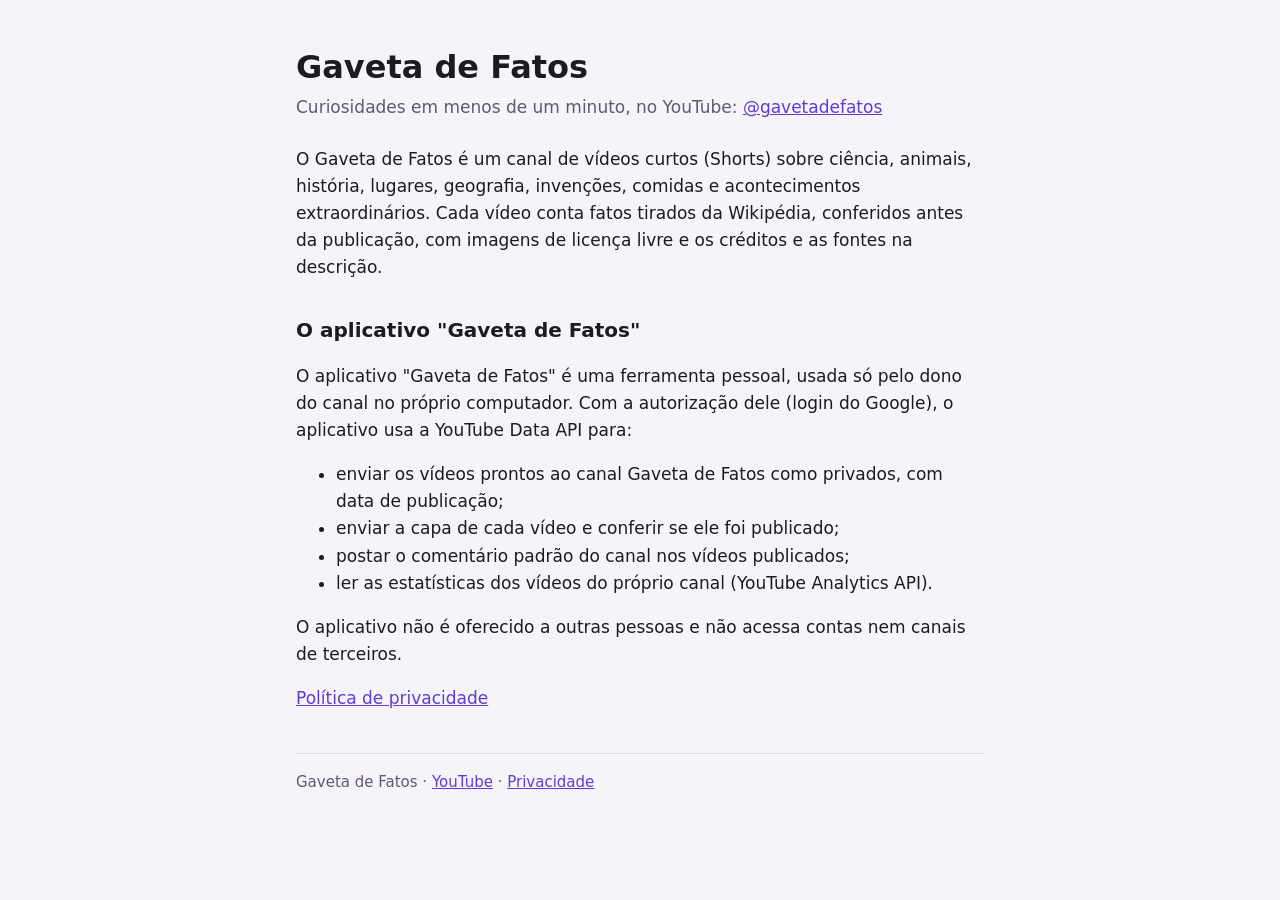
<file: gaveta/index.html>
<!doctype html>
<html lang="pt-BR">
<head>
<meta charset="utf-8">
<meta name="viewport" content="width=device-width, initial-scale=1">
<title>Gaveta de Fatos</title>
<meta name="description" content="Gaveta de Fatos: curiosidades em menos de um minuto no YouTube, com fatos da Wikipédia e imagens de licença livre.">
<link rel="stylesheet" href="estilo.css">
</head>
<body>
<main>
<h1>Gaveta de Fatos</h1>
<p class="sub">Curiosidades em menos de um minuto, no YouTube: <a href="https://www.youtube.com/@gavetadefatos">@gavetadefatos</a></p>

<p>O Gaveta de Fatos é um canal de vídeos curtos (Shorts) sobre ciência, animais, história, lugares, geografia, invenções, comidas e acontecimentos extraordinários. Cada vídeo conta fatos tirados da Wikipédia, conferidos antes da publicação, com imagens de licença livre e os créditos e as fontes na descrição.</p>

<h2>O aplicativo "Gaveta de Fatos"</h2>
<p>O aplicativo "Gaveta de Fatos" é uma ferramenta pessoal, usada só pelo dono do canal no próprio computador. Com a autorização dele (login do Google), o aplicativo usa a YouTube Data API para:</p>
<ul>
  <li>enviar os vídeos prontos ao canal Gaveta de Fatos como privados, com data de publicação;</li>
  <li>enviar a capa de cada vídeo e conferir se ele foi publicado;</li>
  <li>postar o comentário padrão do canal nos vídeos publicados;</li>
  <li>ler as estatísticas dos vídeos do próprio canal (YouTube Analytics API).</li>
</ul>
<p>O aplicativo não é oferecido a outras pessoas e não acessa contas nem canais de terceiros.</p>

<p><a href="privacidade.html">Política de privacidade</a></p>

<footer>Gaveta de Fatos · <a href="https://www.youtube.com/@gavetadefatos">YouTube</a> · <a href="privacidade.html">Privacidade</a></footer>
</main>
</body>
</html>
</file>
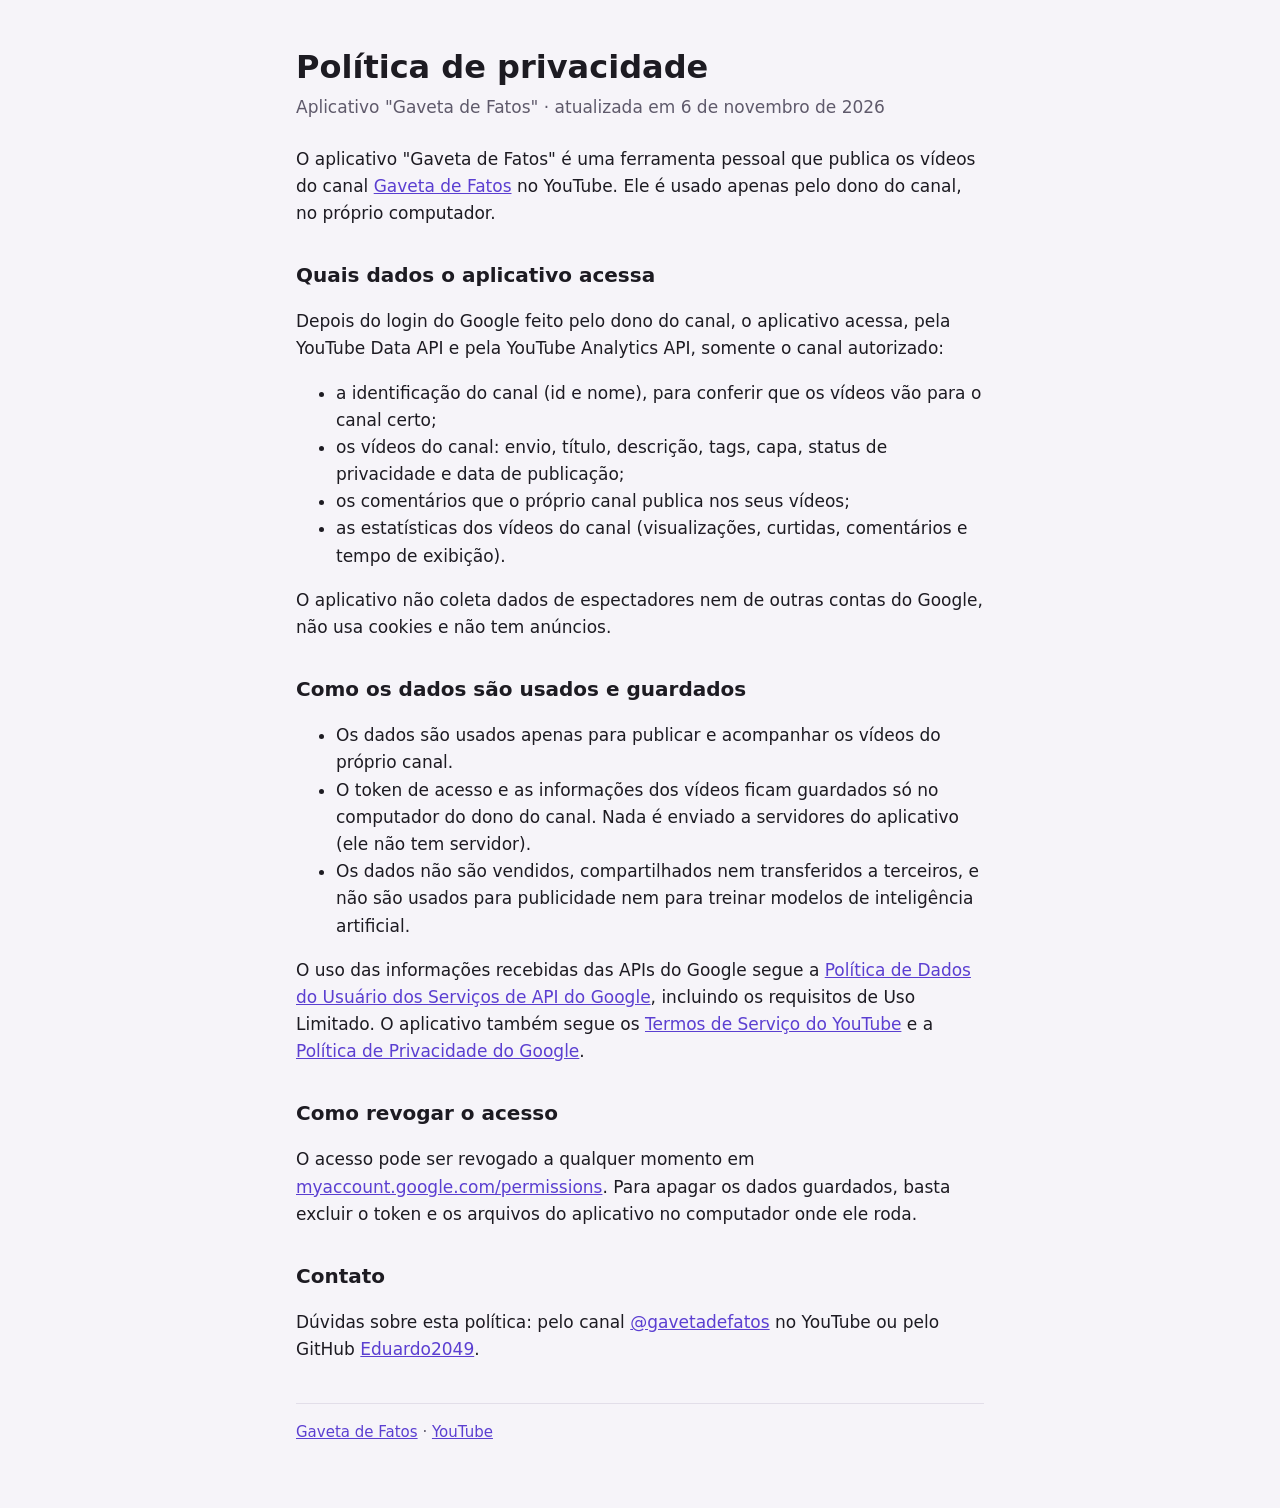
<file: gaveta/privacidade.html>
<!doctype html>
<html lang="pt-BR">
<head>
<meta charset="utf-8">
<meta name="viewport" content="width=device-width, initial-scale=1">
<title>Privacidade · Gaveta de Fatos</title>
<meta name="description" content="Política de privacidade do aplicativo Gaveta de Fatos.">
<link rel="stylesheet" href="estilo.css">
</head>
<body>
<main>
<h1>Política de privacidade</h1>
<p class="sub">Aplicativo "Gaveta de Fatos" · atualizada em 6 de novembro de 2026</p>

<p>O aplicativo "Gaveta de Fatos" é uma ferramenta pessoal que publica os vídeos do canal <a href="https://www.youtube.com/@gavetadefatos">Gaveta de Fatos</a> no YouTube. Ele é usado apenas pelo dono do canal, no próprio computador.</p>

<h2>Quais dados o aplicativo acessa</h2>
<p>Depois do login do Google feito pelo dono do canal, o aplicativo acessa, pela YouTube Data API e pela YouTube Analytics API, somente o canal autorizado:</p>
<ul>
  <li>a identificação do canal (id e nome), para conferir que os vídeos vão para o canal certo;</li>
  <li>os vídeos do canal: envio, título, descrição, tags, capa, status de privacidade e data de publicação;</li>
  <li>os comentários que o próprio canal publica nos seus vídeos;</li>
  <li>as estatísticas dos vídeos do canal (visualizações, curtidas, comentários e tempo de exibição).</li>
</ul>
<p>O aplicativo não coleta dados de espectadores nem de outras contas do Google, não usa cookies e não tem anúncios.</p>

<h2>Como os dados são usados e guardados</h2>
<ul>
  <li>Os dados são usados apenas para publicar e acompanhar os vídeos do próprio canal.</li>
  <li>O token de acesso e as informações dos vídeos ficam guardados só no computador do dono do canal. Nada é enviado a servidores do aplicativo (ele não tem servidor).</li>
  <li>Os dados não são vendidos, compartilhados nem transferidos a terceiros, e não são usados para publicidade nem para treinar modelos de inteligência artificial.</li>
</ul>
<p>O uso das informações recebidas das APIs do Google segue a <a href="https://developers.google.com/terms/api-services-user-data-policy">Política de Dados do Usuário dos Serviços de API do Google</a>, incluindo os requisitos de Uso Limitado. O aplicativo também segue os <a href="https://www.youtube.com/t/terms">Termos de Serviço do YouTube</a> e a <a href="https://policies.google.com/privacy">Política de Privacidade do Google</a>.</p>

<h2>Como revogar o acesso</h2>
<p>O acesso pode ser revogado a qualquer momento em <a href="https://myaccount.google.com/permissions">myaccount.google.com/permissions</a>. Para apagar os dados guardados, basta excluir o token e os arquivos do aplicativo no computador onde ele roda.</p>

<h2>Contato</h2>
<p>Dúvidas sobre esta política: pelo canal <a href="https://www.youtube.com/@gavetadefatos">@gavetadefatos</a> no YouTube ou pelo GitHub <a href="https://github.com/Eduardo2049">Eduardo2049</a>.</p>

<footer><a href="index.html">Gaveta de Fatos</a> · <a href="https://www.youtube.com/@gavetadefatos">YouTube</a></footer>
</main>
</body>
</html>
</file>
<file: gaveta/estilo.css>
:root { --fundo: #f6f4f9; --texto: #1d1b22; --suave: #5f5a6b; --destaque: #5b3fd1; --linha: #e2dee9; }
@media (prefers-color-scheme: dark) {
  :root { --fundo: #15131a; --texto: #ece9f2; --suave: #a8a2b4; --destaque: #a48cff; --linha: #34303d; }
}
* { box-sizing: border-box; }
body { margin: 0; background: var(--fundo); color: var(--texto); font: 17px/1.6 system-ui, "Segoe UI", sans-serif; }
main { max-width: 720px; margin: 0 auto; padding: 48px 16px 64px; }
h1 { font-size: 32px; line-height: 1.2; margin: 0 0 8px; }
h2 { font-size: 20px; margin: 32px 0 8px; }
p, li { color: var(--texto); }
.sub { color: var(--suave); margin: 0 0 24px; }
a { color: var(--destaque); }
footer { border-top: 1px solid var(--linha); margin-top: 40px; padding-top: 16px; color: var(--suave); font-size: 15px; }
</file>
